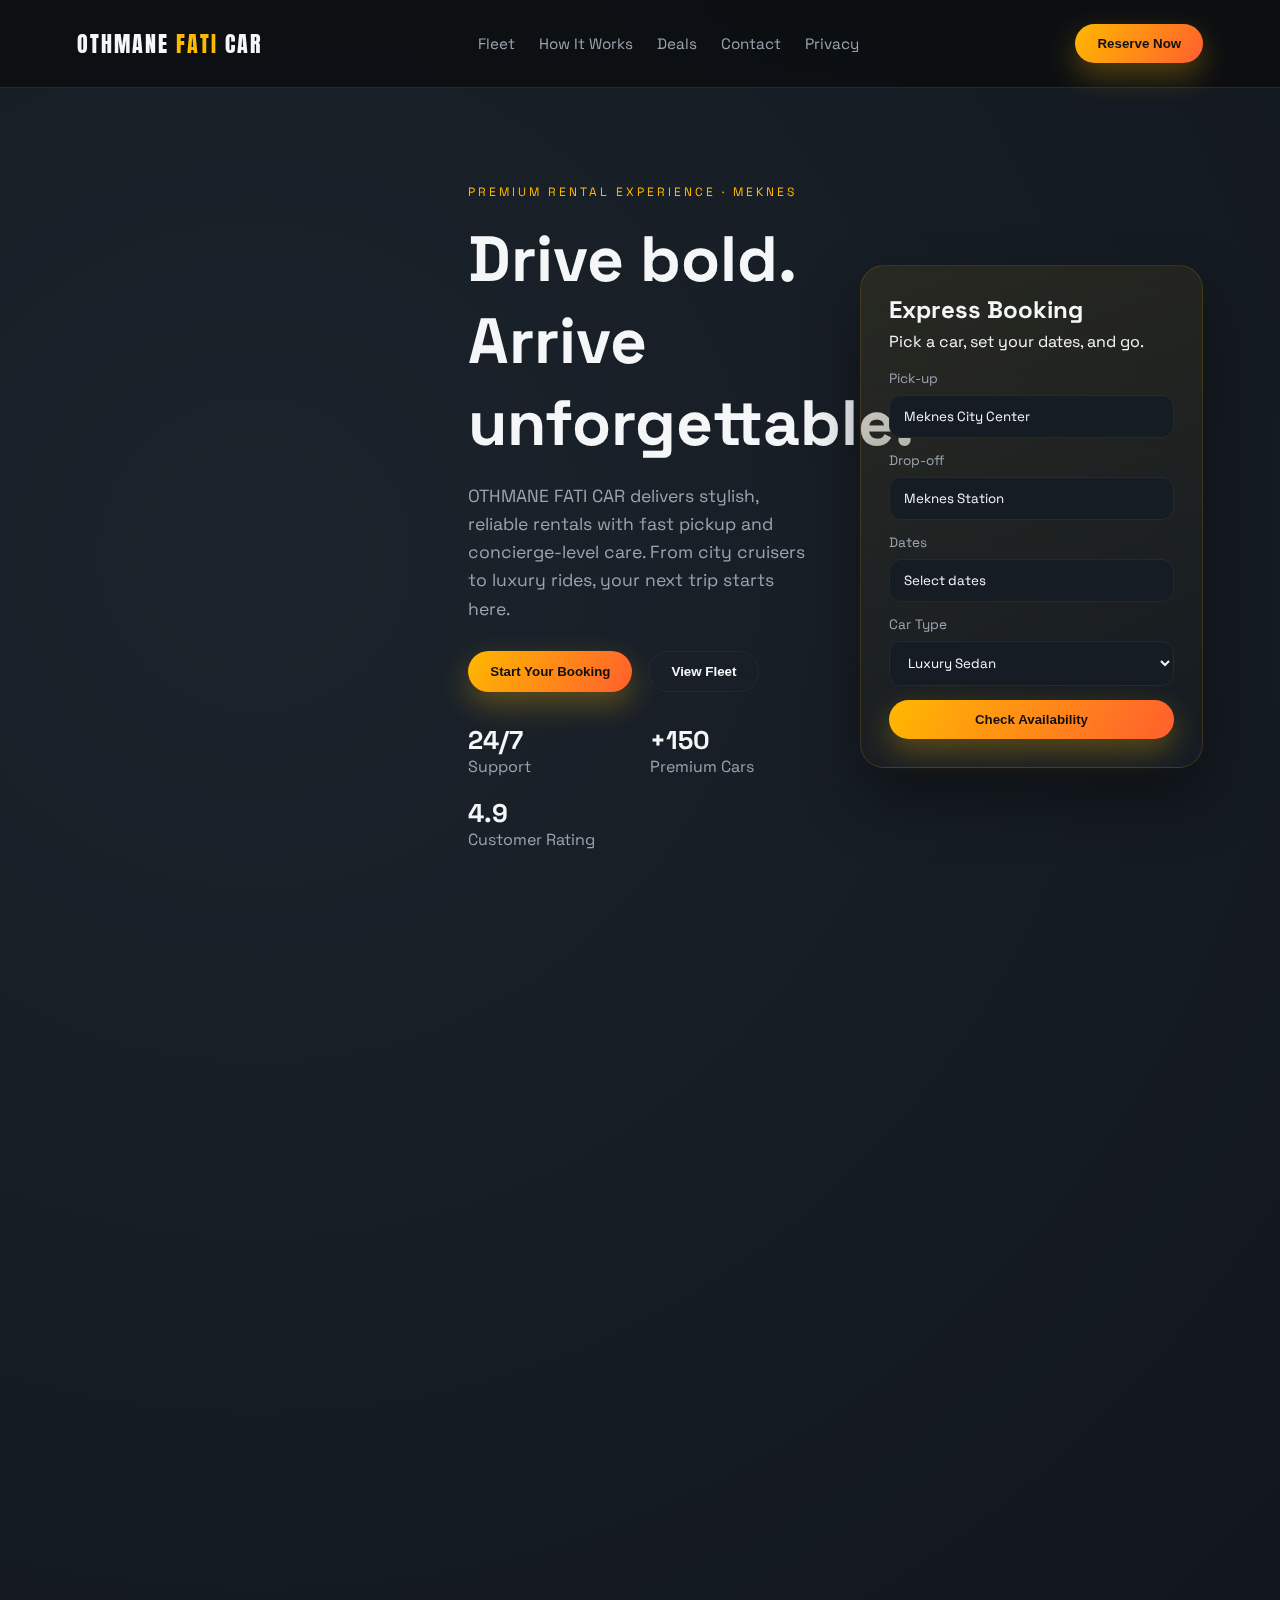
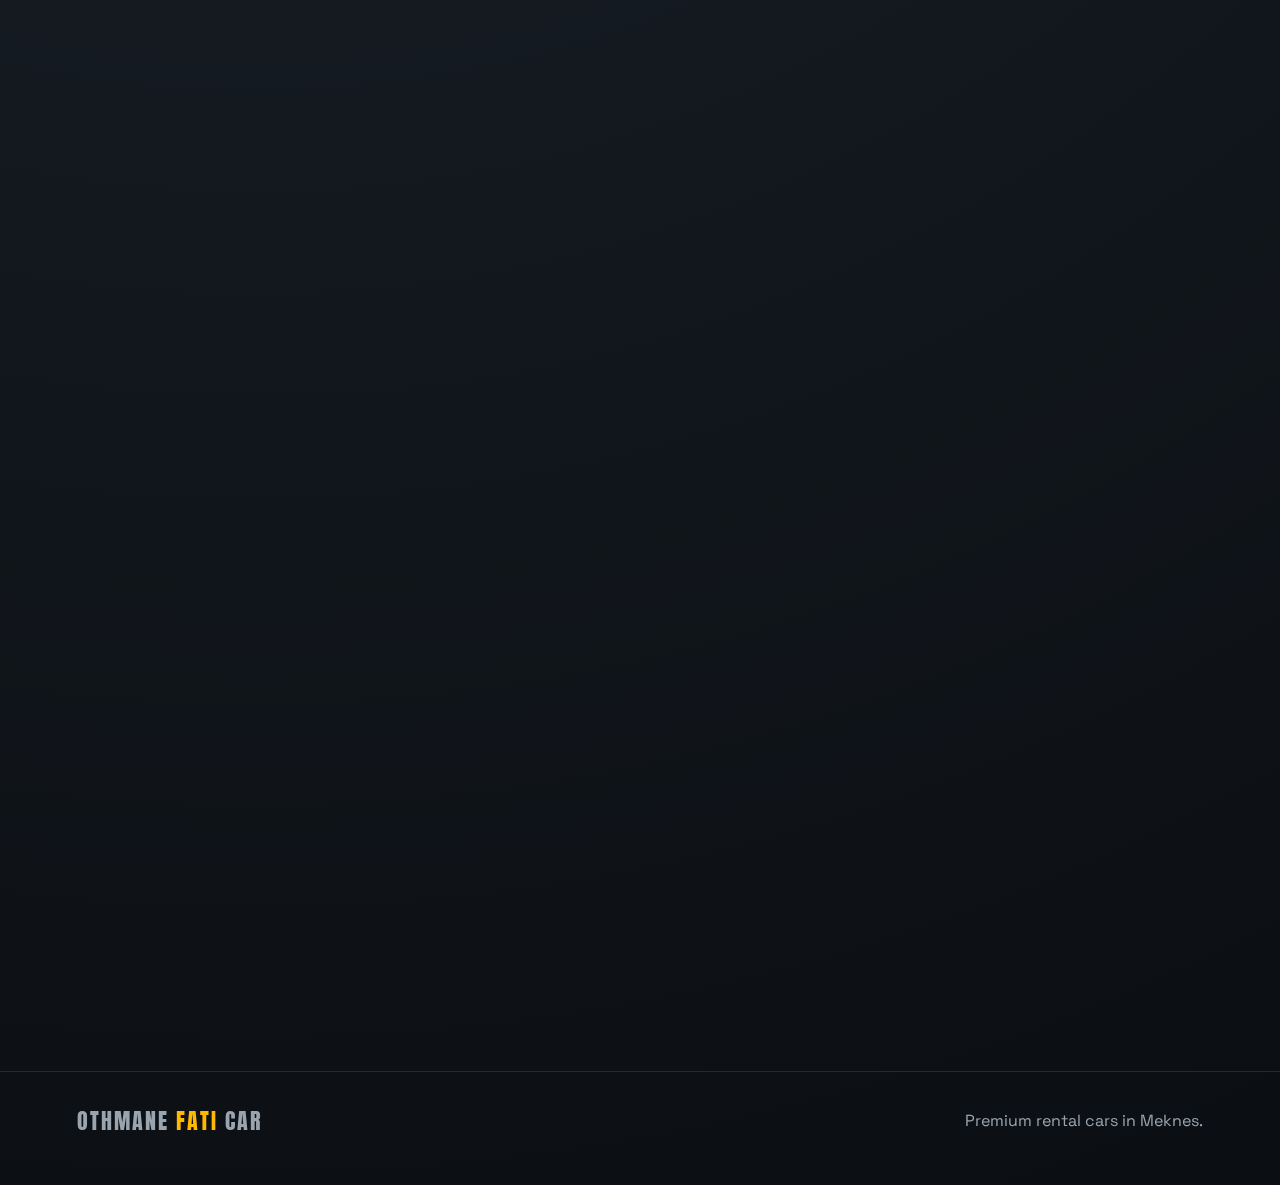
<file: index.html>
﻿<!doctype html>
<html lang="en">
<head>
  <meta charset="utf-8" />
  <meta name="viewport" content="width=device-width, initial-scale=1" />
  <title>OTHMANE FATI CAR | Rental Cars in Meknes</title>
  <link rel="icon" type="image/svg+xml" href="assets/favicon.svg" />
  <link rel="preconnect" href="https://fonts.googleapis.com" />
  <link rel="preconnect" href="https://fonts.gstatic.com" crossorigin />
  <link href="https://fonts.googleapis.com/css2?family=Anton&family=Space+Grotesk:wght@300;400;500;600;700&display=swap" rel="stylesheet" />
  <link rel="stylesheet" href="styles.css" />
</head>
<body>
  <div class="noise" aria-hidden="true"></div>
  <header class="site-header">
    <div class="logo">OTHMANE <span>FATI</span> CAR</div>
    <nav class="nav">
      <a href="#fleet">Fleet</a>
      <a href="#how">How It Works</a>
      <a href="#deals">Deals</a>
      <a href="#contact">Contact</a>
      <a href="privacy.html">Privacy</a>
    </nav>
    <button class="cta">Reserve Now</button>
  </header>

  <main>
    <section class="hero" id="top">
      <div class="hero-bg" aria-hidden="true">
        <span></span><span></span><span></span>
      </div>
      <div class="hero-content">
        <p class="tag">Premium Rental Experience · Meknes</p>
        <h1>Drive bold. Arrive unforgettable.</h1>
        <p class="lead">
          OTHMANE FATI CAR delivers stylish, reliable rentals with fast pickup and concierge-level care.
          From city cruisers to luxury rides, your next trip starts here.
        </p>
        <div class="hero-actions">
          <button class="cta">Start Your Booking</button>
          <button class="ghost">View Fleet</button>
        </div>
        <div class="hero-stats">
          <div>
            <h3>24/7</h3>
            <p>Support</p>
          </div>
          <div>
            <h3>+150</h3>
            <p>Premium Cars</p>
          </div>
          <div>
            <h3>4.9</h3>
            <p>Customer Rating</p>
          </div>
        </div>
      </div>
      <div class="hero-card">
        <div class="hero-card-top">
          <h2>Express Booking</h2>
          <p>Pick a car, set your dates, and go.</p>
        </div>
        <form class="booking">
          <label>
            Pick-up
            <input type="text" value="Meknes City Center" />
          </label>
          <label>
            Drop-off
            <input type="text" value="Meknes Station" />
          </label>
          <label>
            Dates
            <input type="text" value="Select dates" />
          </label>
          <label>
            Car Type
            <select>
              <option>Luxury Sedan</option>
              <option>City Compact</option>
              <option>Family SUV</option>
              <option>Elite Coupe</option>
            </select>
          </label>
          <button type="button" class="cta">Check Availability</button>
        </form>
      </div>
    </section>

    <section class="fleet" id="fleet">
      <div class="section-title">
        <p class="tag">Signature Fleet</p>
        <h2>Choose your perfect ride</h2>
      </div>
      <div class="fleet-grid">
        <article class="car-card">
          <div class="car-media">
            <span class="badge">Popular</span>
            <div class="car-shape"></div>
            <img class="car-image" src="assets/car-1.svg" alt="Atlas Cruiser" />
          </div>
          <div class="car-body">
            <h3>Atlas Cruiser</h3>
            <p>Automatic · 5 Seats · Hybrid</p>
            <div class="car-meta">
              <span>950 MAD / day</span>
              <button class="ghost">Reserve</button>
            </div>
          </div>
        </article>
        <article class="car-card">
          <div class="car-media">
            <span class="badge">New</span>
            <div class="car-shape"></div>
            <img class="car-image" src="assets/car-2.svg" alt="Medina Lux" />
          </div>
          <div class="car-body">
            <h3>Medina Lux</h3>
            <p>Automatic · 4 Seats · Petrol</p>
            <div class="car-meta">
              <span>780 MAD / day</span>
              <button class="ghost">Reserve</button>
            </div>
          </div>
        </article>
        <article class="car-card">
          <div class="car-media">
            <span class="badge">Elite</span>
            <div class="car-shape"></div>
            <img class="car-image" src="assets/car-3.svg" alt="Riad Elite SUV" />
          </div>
          <div class="car-body">
            <h3>Riad Elite SUV</h3>
            <p>Automatic · 7 Seats · Diesel</p>
            <div class="car-meta">
              <span>1200 MAD / day</span>
              <button class="ghost">Reserve</button>
            </div>
          </div>
        </article>
      </div>
    </section>

    <section class="steps" id="how">
      <div class="section-title">
        <p class="tag">Simple Process</p>
        <h2>How it works</h2>
      </div>
      <div class="steps-grid">
        <div class="step">
          <h3>01</h3>
          <p>Pick your ride from our premium fleet tailored for Meknes and beyond.</p>
        </div>
        <div class="step">
          <h3>02</h3>
          <p>Choose your dates and extras. We confirm instantly with transparent pricing.</p>
        </div>
        <div class="step">
          <h3>03</h3>
          <p>Meet us for a seamless pickup. Drive with confidence and style.</p>
        </div>
      </div>
    </section>

    <section class="deals" id="deals">
      <div class="deal-card">
        <div>
          <p class="tag">Limited Offer</p>
          <h2>Weekend escape from 620 MAD</h2>
          <p class="lead">Luxury comfort, full insurance, and flexible returns for Meknes adventures.</p>
          <button class="cta">Unlock Deal</button>
        </div>
        <div class="deal-art">
          <span></span><span></span>
        </div>
      </div>
    </section>

    <section class="contact" id="contact">
      <div class="contact-info">
        <p class="tag">Contact</p>
        <h2>Visit OTHMANE FATI CAR</h2>
        <p>REZ DE CHAUSSEE MAGASIN 315 immeuble ISMAILIA lotissement RIAD I</p>
        <p>Meknes 50030</p>
        <p>D-U-N-S® Number: 367350445</p>
      </div>
      <div class="contact-card">
        <h3>Need a custom ride?</h3>
        <p>Tell us your preferences and we will prepare the perfect vehicle.</p>
        <button class="ghost">Send Request</button>
      </div>
    </section>
  </main>

  <footer class="site-footer">
    <div class="logo">OTHMANE <span>FATI</span> CAR</div>
    <p>Premium rental cars in Meknes.</p>
  </footer>

  <script src="script.js"></script>
</body>
</html>
</file>
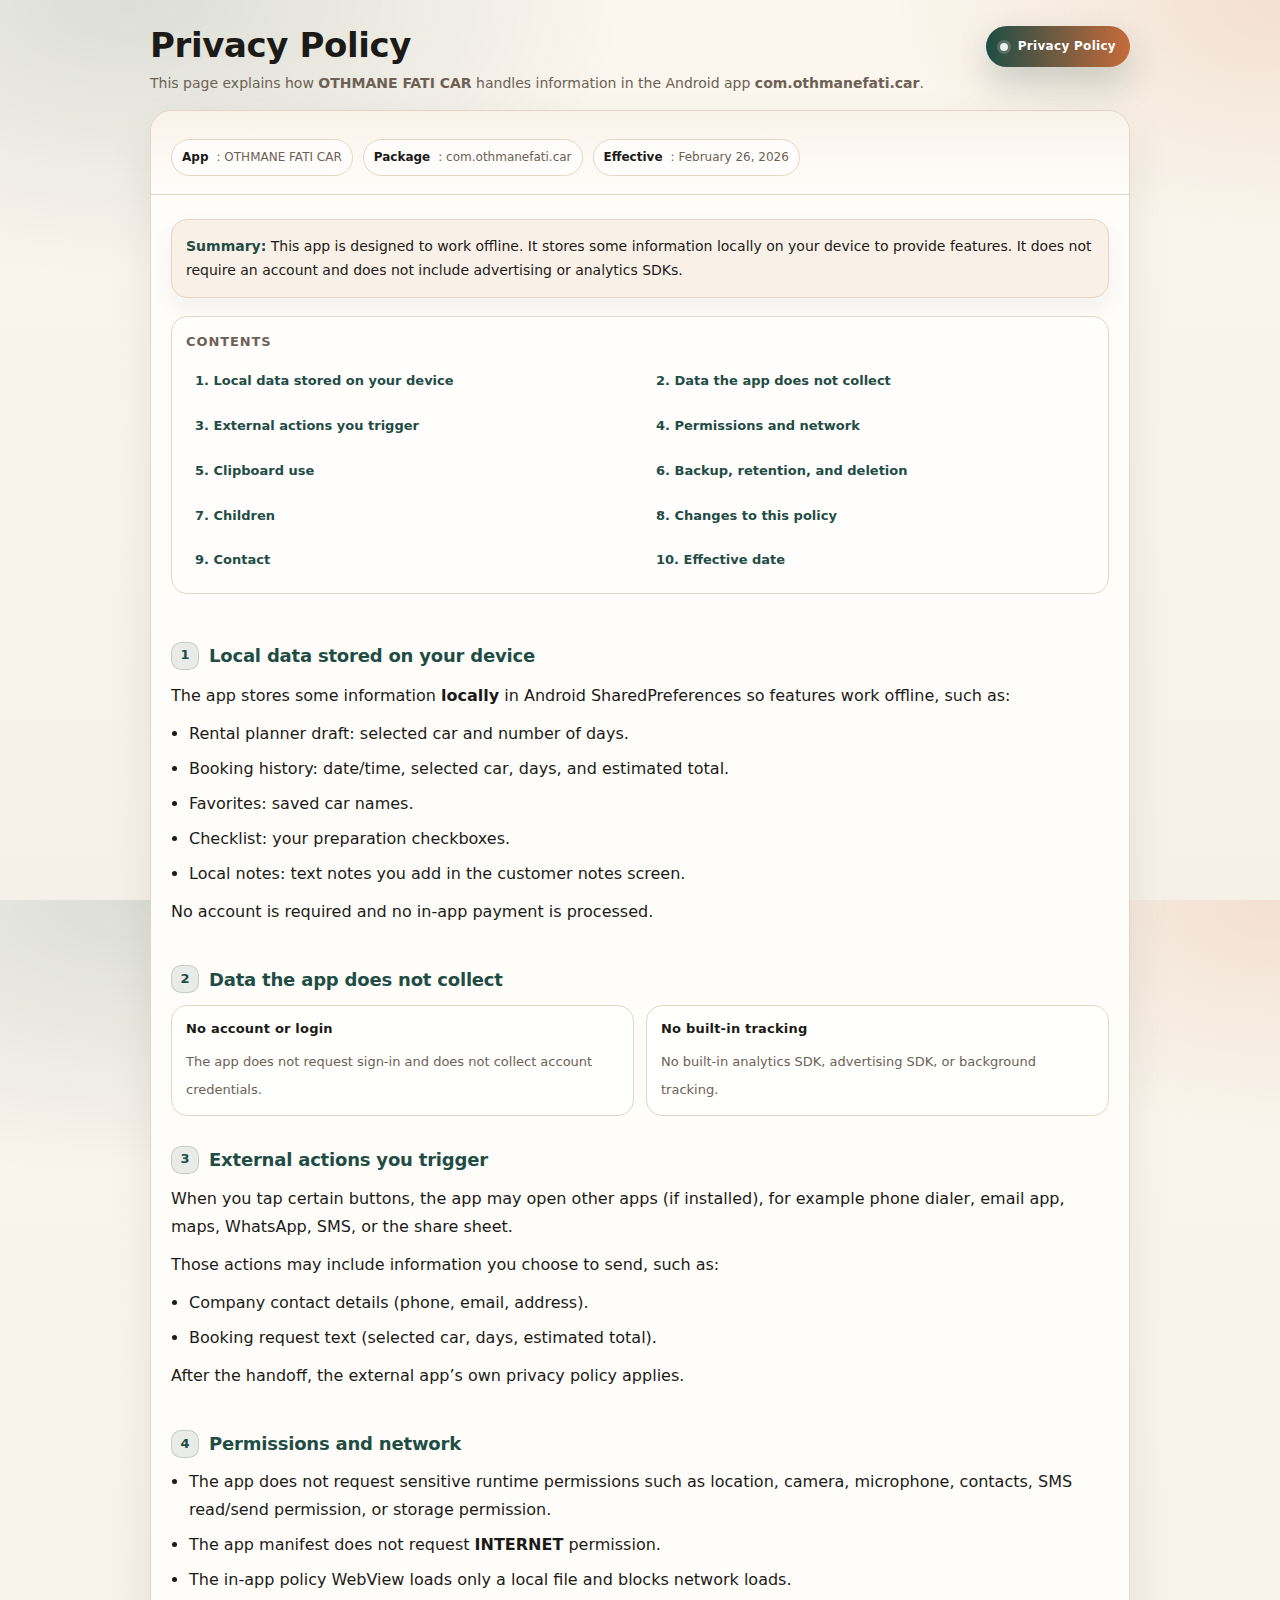
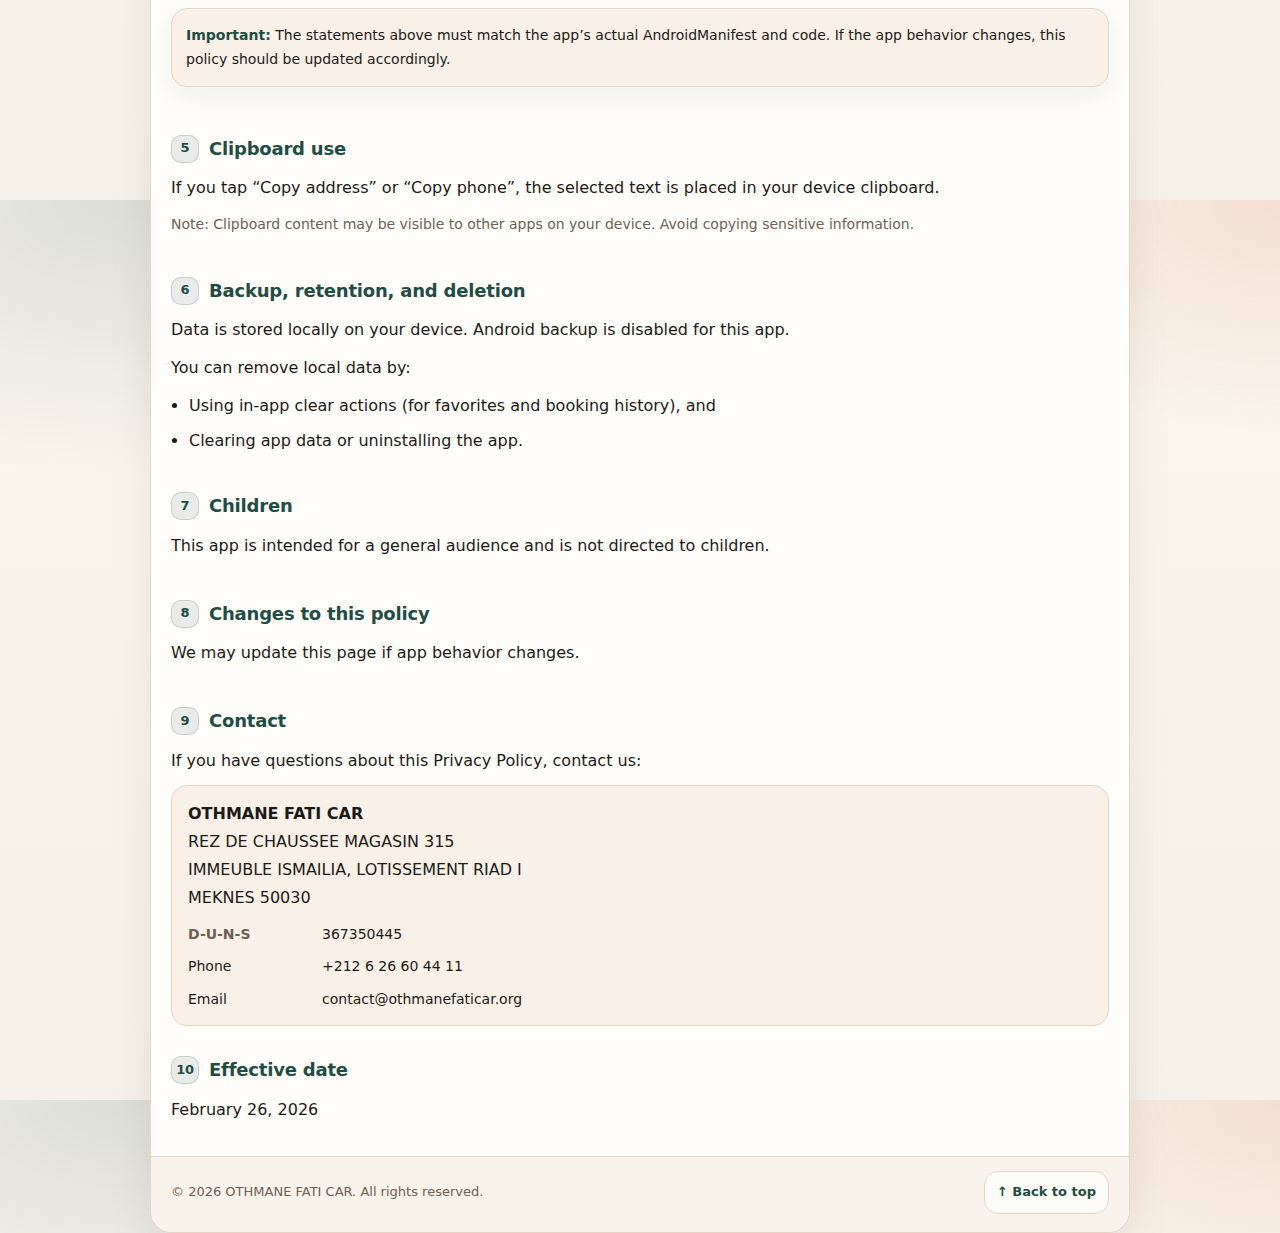
<file: privacy.html>
<!DOCTYPE html>
<html lang="en">
<head>
  <meta charset="UTF-8" />
  <meta name="viewport" content="width=device-width, initial-scale=1.0" />
  <title>Privacy Policy - OTHMANE FATI CAR</title>
  <meta name="color-scheme" content="light" />
  <style>
    :root{
      --bg: #f6f1e8;
      --ink: #1c1a17;
      --muted: #6d6155;
      --primary: #1f4d45;
      --accent: #c76a3b;
      --card: #fffdfa;
      --line: #e3d6c6;
      --soft: rgba(28, 26, 23, 0.08);
      --soft2: rgba(28, 26, 23, 0.06);
      --radius: 22px;
    }

    *{ box-sizing: border-box; }
    html, body{ height: 100%; }

    body{
      margin: 0;
      font-family: ui-sans-serif, system-ui, -apple-system, "Segoe UI", Roboto, Arial, sans-serif;
      background:
        radial-gradient(900px 500px at 10% 0%, rgba(31,77,69,.14), transparent 55%),
        radial-gradient(700px 420px at 100% 0%, rgba(199,106,59,.16), transparent 55%),
        linear-gradient(180deg, #fbf6ee, var(--bg));
      color: var(--ink);
      line-height: 1.75;
      padding: 26px 16px 40px;
    }

    .wrap{
      max-width: 980px;
      margin: 0 auto;
    }

    .hero{
      display: flex;
      align-items: flex-start;
      justify-content: space-between;
      gap: 16px;
      margin-bottom: 14px;
    }

    .badge{
      display: inline-flex;
      align-items: center;
      gap: 10px;
      padding: 10px 14px;
      border-radius: 999px;
      background: linear-gradient(90deg, rgba(31,77,69,1), rgba(199,106,59,1));
      color: #fff;
      font-weight: 700;
      letter-spacing: .3px;
      font-size: 12px;
      box-shadow: 0 16px 34px rgba(31,77,69,.22);
      user-select: none;
      white-space: nowrap;
    }
    .badge .dot{
      width: 8px; height: 8px; border-radius: 50%;
      background: rgba(255,255,255,.9);
      box-shadow: 0 0 0 3px rgba(255,255,255,.18);
    }

    .topmeta{
      display: grid;
      gap: 6px;
    }

    h1{
      margin: 0;
      font-size: clamp(26px, 3vw, 34px);
      letter-spacing: -.4px;
      line-height: 1.15;
    }

    .subtitle{
      color: var(--muted);
      font-size: 14px;
      margin: 0;
    }

    .card{
      background: var(--card);
      border: 1px solid var(--line);
      border-radius: var(--radius);
      box-shadow: 0 18px 46px var(--soft);
      overflow: hidden;
    }

    .cardHeader{
      padding: 18px 20px;
      border-bottom: 1px solid var(--line);
      background:
        linear-gradient(180deg, rgba(249,241,231,.9), rgba(255,253,250,1));
    }

    .pillRow{
      display: flex;
      flex-wrap: wrap;
      gap: 10px;
      margin-top: 10px;
    }

    .pill{
      display: inline-flex;
      align-items: center;
      gap: 8px;
      padding: 7px 10px;
      border-radius: 999px;
      border: 1px solid var(--line);
      background: rgba(255,255,255,.7);
      font-size: 12px;
      color: var(--muted);
    }
    .pill strong{ color: var(--ink); font-weight: 700; }

    .content{
      padding: 10px 20px 22px;
    }

    .notice{
      margin: 14px 0 18px;
      padding: 14px 14px;
      border-radius: 16px;
      border: 1px solid var(--line);
      background: #f9f1e7;
      box-shadow: 0 10px 24px var(--soft2);
      color: var(--ink);
      font-size: 14px;
    }
    .notice b{ color: var(--primary); }

    .toc{
      margin: 16px 0 18px;
      padding: 14px 14px;
      border-radius: 16px;
      border: 1px solid var(--line);
      background: rgba(255,255,255,.65);
    }
    .tocTitle{
      margin: 0 0 10px;
      font-size: 13px;
      color: var(--muted);
      text-transform: uppercase;
      letter-spacing: .9px;
      font-weight: 800;
    }
    .tocGrid{
      display: grid;
      grid-template-columns: repeat(2, minmax(0, 1fr));
      gap: 8px 14px;
    }
    .toc a{
      text-decoration: none;
      color: var(--primary);
      font-weight: 650;
      font-size: 13px;
      padding: 6px 8px;
      border-radius: 12px;
      border: 1px solid transparent;
    }
    .toc a:hover{
      border-color: var(--line);
      background: rgba(249,241,231,.7);
    }
    @media (max-width: 700px){
      .hero{ flex-direction: column; }
      .tocGrid{ grid-template-columns: 1fr; }
    }

    section{
      padding: 10px 0 0;
      scroll-margin-top: 18px;
    }

    h2{
      margin: 18px 0 8px;
      color: var(--primary);
      font-size: 18px;
      letter-spacing: -.2px;
      display: flex;
      align-items: center;
      gap: 10px;
    }

    .num{
      width: 28px;
      height: 28px;
      display: inline-grid;
      place-items: center;
      border-radius: 10px;
      background: rgba(31,77,69,.10);
      border: 1px solid rgba(31,77,69,.18);
      color: var(--primary);
      font-weight: 800;
      font-size: 13px;
      flex: 0 0 auto;
    }

    p{ margin: 10px 0; }

    ul{
      margin: 8px 0 0;
      padding-left: 18px;
    }
    li{ margin: 7px 0; }

    .grid2{
      display: grid;
      grid-template-columns: repeat(2, minmax(0, 1fr));
      gap: 12px;
      margin-top: 10px;
    }
    @media (max-width: 800px){
      .grid2{ grid-template-columns: 1fr; }
    }

    .box{
      border: 1px solid var(--line);
      border-radius: 16px;
      padding: 12px 14px;
      background: rgba(255,255,255,.75);
    }
    .boxTitle{
      margin: 0 0 6px;
      font-weight: 800;
      color: var(--ink);
      font-size: 13px;
      letter-spacing: .2px;
    }
    .box small{ color: var(--muted); font-size: 13px; }

    .details{
      margin-top: 10px;
      background: #f9f1e7;
      border: 1px solid var(--line);
      border-radius: 16px;
      padding: 14px 16px;
    }

    .details .row{
      display: grid;
      grid-template-columns: 120px 1fr;
      gap: 8px 14px;
      margin-top: 10px;
      font-size: 14px;
    }
    .details .row div:first-child{
      color: var(--muted);
      font-weight: 700;
    }
    @media (max-width: 520px){
      .details .row{ grid-template-columns: 1fr; }
    }

    .footer{
      padding: 14px 20px 18px;
      border-top: 1px solid var(--line);
      background: rgba(249,241,231,.85);
      display: flex;
      flex-wrap: wrap;
      gap: 10px 14px;
      align-items: center;
      justify-content: space-between;
    }

    .footer small{
      color: var(--muted);
      font-size: 13px;
    }

    .backTop{
      display: inline-flex;
      align-items: center;
      gap: 8px;
      text-decoration: none;
      color: var(--primary);
      font-weight: 750;
      font-size: 13px;
      padding: 9px 12px;
      border-radius: 14px;
      border: 1px solid var(--line);
      background: rgba(255,255,255,.7);
    }
    .backTop:hover{ background: rgba(255,255,255,.95); }
  </style>
</head>

<body>
  <div class="wrap" id="top">
    <div class="hero">
      <div class="topmeta">
        <h1>Privacy Policy</h1>
        <p class="subtitle">
          This page explains how <strong>OTHMANE FATI CAR</strong> handles information in the Android app
          <strong>com.othmanefati.car</strong>.
        </p>
      </div>
      <div class="badge" aria-label="Privacy Policy badge">
        <span class="dot" aria-hidden="true"></span>
        Privacy Policy
      </div>
    </div>

    <div class="card">
      <div class="cardHeader">
        <div class="pillRow">
          <div class="pill"><strong>App</strong>: OTHMANE FATI CAR</div>
          <div class="pill"><strong>Package</strong>: com.othmanefati.car</div>
          <div class="pill"><strong>Effective</strong>: February 26, 2026</div>
        </div>
      </div>

      <div class="content">
        <div class="notice">
          <b>Summary:</b> This app is designed to work offline. It stores some information locally on your device to provide features.
          It does not require an account and does not include advertising or analytics SDKs.
        </div>

        <nav class="toc" aria-label="Table of contents">
          <p class="tocTitle">Contents</p>
          <div class="tocGrid">
            <a href="#s1">1. Local data stored on your device</a>
            <a href="#s2">2. Data the app does not collect</a>
            <a href="#s3">3. External actions you trigger</a>
            <a href="#s4">4. Permissions and network</a>
            <a href="#s5">5. Clipboard use</a>
            <a href="#s6">6. Backup, retention, and deletion</a>
            <a href="#s7">7. Children</a>
            <a href="#s8">8. Changes to this policy</a>
            <a href="#s9">9. Contact</a>
            <a href="#s10">10. Effective date</a>
          </div>
        </nav>

        <section id="s1">
          <h2><span class="num">1</span>Local data stored on your device</h2>
          <p>The app stores some information <strong>locally</strong> in Android SharedPreferences so features work offline, such as:</p>
          <ul>
            <li>Rental planner draft: selected car and number of days.</li>
            <li>Booking history: date/time, selected car, days, and estimated total.</li>
            <li>Favorites: saved car names.</li>
            <li>Checklist: your preparation checkboxes.</li>
            <li>Local notes: text notes you add in the customer notes screen.</li>
          </ul>
          <p>No account is required and no in-app payment is processed.</p>
        </section>

        <section id="s2">
          <h2><span class="num">2</span>Data the app does not collect</h2>
          <div class="grid2">
            <div class="box">
              <p class="boxTitle">No account or login</p>
              <small>The app does not request sign-in and does not collect account credentials.</small>
            </div>
            <div class="box">
              <p class="boxTitle">No built-in tracking</p>
              <small>No built-in analytics SDK, advertising SDK, or background tracking.</small>
            </div>
          </div>
        </section>

        <section id="s3">
          <h2><span class="num">3</span>External actions you trigger</h2>
          <p>
            When you tap certain buttons, the app may open other apps (if installed), for example phone dialer, email app,
            maps, WhatsApp, SMS, or the share sheet.
          </p>
          <p>Those actions may include information you choose to send, such as:</p>
          <ul>
            <li>Company contact details (phone, email, address).</li>
            <li>Booking request text (selected car, days, estimated total).</li>
          </ul>
          <p>After the handoff, the external app’s own privacy policy applies.</p>
        </section>

        <section id="s4">
          <h2><span class="num">4</span>Permissions and network</h2>
          <ul>
            <li>
              The app does not request sensitive runtime permissions such as location, camera, microphone, contacts,
              SMS read/send permission, or storage permission.
            </li>
            <li>The app manifest does not request <strong>INTERNET</strong> permission.</li>
            <li>The in-app policy WebView loads only a local file and blocks network loads.</li>
          </ul>
          <div class="notice" style="margin-top:14px;">
            <b>Important:</b> The statements above must match the app’s actual AndroidManifest and code. If the app behavior changes,
            this policy should be updated accordingly.
          </div>
        </section>

        <section id="s5">
          <h2><span class="num">5</span>Clipboard use</h2>
          <p>If you tap “Copy address” or “Copy phone”, the selected text is placed in your device clipboard.</p>
          <p style="color:var(--muted); font-size: 14px;">
            Note: Clipboard content may be visible to other apps on your device. Avoid copying sensitive information.
          </p>
        </section>

        <section id="s6">
          <h2><span class="num">6</span>Backup, retention, and deletion</h2>
          <p>Data is stored locally on your device. Android backup is disabled for this app.</p>
          <p>You can remove local data by:</p>
          <ul>
            <li>Using in-app clear actions (for favorites and booking history), and</li>
            <li>Clearing app data or uninstalling the app.</li>
          </ul>
        </section>

        <section id="s7">
          <h2><span class="num">7</span>Children</h2>
          <p>This app is intended for a general audience and is not directed to children.</p>
        </section>

        <section id="s8">
          <h2><span class="num">8</span>Changes to this policy</h2>
          <p>We may update this page if app behavior changes.</p>
        </section>

        <section id="s9">
          <h2><span class="num">9</span>Contact</h2>
          <p>If you have questions about this Privacy Policy, contact us:</p>

          <div class="details">
            <strong>OTHMANE FATI CAR</strong><br />
            REZ DE CHAUSSEE MAGASIN 315<br />
            IMMEUBLE ISMAILIA, LOTISSEMENT RIAD I<br />
            MEKNES 50030

            <div class="row">
              <div>D-U-N-S</div>
              <div>367350445</div>

              <div>Phone</div>
              <div>+212 6 26 60 44 11</div>

              <div>Email</div>
              <div>contact@othmanefaticar.org</div>
            </div>
          </div>
        </section>

        <section id="s10">
          <h2><span class="num">10</span>Effective date</h2>
          <p>February 26, 2026</p>
        </section>
      </div>

      <div class="footer">
        <small>© <span id="year"></span> OTHMANE FATI CAR. All rights reserved.</small>
        <a class="backTop" href="#top" aria-label="Back to top">↑ Back to top</a>
      </div>
    </div>
  </div>

  <script>
    // Tiny helper: keeps the footer year current without changing policy content.
    document.getElementById("year").textContent = new Date().getFullYear();
  </script>
</body>
</html>
</file>
<file: styles.css>
﻿:root {
  --bg: #0b0e12;
  --bg-soft: #121720;
  --accent: #ffb800;
  --accent-2: #ff5f2e;
  --accent-3: #4be3ff;
  --text: #f5f6f7;
  --muted: #9aa4af;
  --card: #151c23;
  --stroke: #222b33;
  --glow: rgba(255, 184, 0, 0.4);
  --glow-2: rgba(75, 227, 255, 0.35);
}

* {
  box-sizing: border-box;
  margin: 0;
  padding: 0;
}

body {
  font-family: "Space Grotesk", sans-serif;
  background:
    radial-gradient(circle at 20% 20%, #1b232c, var(--bg)),
    radial-gradient(circle at 80% 10%, rgba(75, 227, 255, 0.12), transparent 45%),
    radial-gradient(circle at 10% 80%, rgba(255, 95, 46, 0.12), transparent 45%);
  color: var(--text);
  min-height: 100vh;
  overflow-x: hidden;
}

.noise {
  position: fixed;
  inset: 0;
  background-image: url("data:image/svg+xml,%3Csvg xmlns='http://www.w3.org/2000/svg' width='300' height='300' viewBox='0 0 300 300'%3E%3Cfilter id='n'%3E%3CfeTurbulence type='fractalNoise' baseFrequency='0.8' numOctaves='2'/%3E%3C/filter%3E%3Crect width='300' height='300' filter='url(%23n)' opacity='0.1'/%3E%3C/svg%3E");
  opacity: 0.15;
  pointer-events: none;
  mix-blend-mode: soft-light;
  z-index: 0;
}

.site-header {
  position: sticky;
  top: 0;
  z-index: 10;
  display: flex;
  align-items: center;
  justify-content: space-between;
  padding: 24px 6vw;
  background: rgba(8, 10, 12, 0.7);
  backdrop-filter: blur(12px);
  border-bottom: 1px solid var(--stroke);
  animation: headerIn 0.9s ease;
}

.logo {
  font-family: "Anton", sans-serif;
  letter-spacing: 2px;
  font-size: 1.4rem;
}

.logo span {
  color: var(--accent);
}

.nav {
  display: flex;
  gap: 24px;
  font-size: 0.95rem;
}

.nav a {
  text-decoration: none;
  color: var(--muted);
  position: relative;
  transition: color 0.3s ease;
}

.nav a::after {
  content: "";
  position: absolute;
  left: 0;
  bottom: -6px;
  width: 0;
  height: 2px;
  background: var(--accent);
  transition: width 0.3s ease;
}

.nav a:hover {
  color: var(--text);
}

.nav a:hover::after {
  width: 100%;
}

.cta,
.ghost {
  border: none;
  padding: 12px 22px;
  border-radius: 999px;
  font-weight: 600;
  cursor: pointer;
  transition: transform 0.3s ease, box-shadow 0.3s ease;
}

.cta {
  background: linear-gradient(120deg, var(--accent), var(--accent-2));
  color: #111;
  box-shadow: 0 12px 30px rgba(255, 184, 0, 0.3);
  position: relative;
  overflow: hidden;
}

.cta:hover {
  transform: translateY(-2px) scale(1.02);
  box-shadow: 0 16px 40px rgba(255, 184, 0, 0.4);
}

.cta::after {
  content: "";
  position: absolute;
  top: 0;
  left: -120%;
  width: 120%;
  height: 100%;
  background: linear-gradient(90deg, transparent, rgba(255, 255, 255, 0.35), transparent);
  transition: left 0.6s ease;
}

.cta:hover::after {
  left: 120%;
}

.ghost {
  background: transparent;
  border: 1px solid var(--stroke);
  color: var(--text);
}

.ghost:hover {
  border-color: var(--accent-3);
  box-shadow: 0 12px 30px rgba(75, 227, 255, 0.2);
  transform: translateY(-2px);
}

.hero {
  position: relative;
  display: grid;
  grid-template-columns: repeat(auto-fit, minmax(280px, 1fr));
  gap: 48px;
  padding: 96px 6vw 80px;
  align-items: center;
}

.hero-bg span {
  position: absolute;
  border-radius: 50%;
}

.hero-bg span::before {
  content: \"\";
  position: absolute;
  inset: 0;
  border-radius: 50%;
  filter: blur(0px);
  animation: float 12s ease-in-out infinite;
}

.hero-bg span:nth-child(1) {
  width: 240px;
  height: 240px;
  top: -60px;
  left: -40px;
}

.hero-bg span:nth-child(1)::before {
  background: rgba(255, 184, 0, 0.15);
}

.hero-bg span:nth-child(2) {
  width: 320px;
  height: 320px;
  bottom: -80px;
  left: 20%;
}

.hero-bg span:nth-child(2)::before {
  background: rgba(255, 107, 53, 0.2);
  animation-delay: -4s;
}

.hero-bg span:nth-child(3) {
  width: 280px;
  height: 280px;
  top: 20%;
  right: -80px;
}

.hero-bg span:nth-child(3)::before {
  background: rgba(255, 255, 255, 0.05);
  animation-delay: -8s;
}

@keyframes float {
  0%, 100% { transform: translateY(0px) translateX(0px); }
  50% { transform: translateY(30px) translateX(20px); }
}

.hero-content {
  position: relative;
  z-index: 1;
}

.tag {
  text-transform: uppercase;
  font-size: 0.75rem;
  letter-spacing: 3px;
  color: var(--accent);
  margin-bottom: 18px;
}

.hero h1 {
  font-size: clamp(2.5rem, 5vw, 4.4rem);
  margin-bottom: 18px;
  animation: titleGlow 4s ease-in-out infinite;
}

.lead {
  color: var(--muted);
  font-size: 1.1rem;
  line-height: 1.6;
  margin-bottom: 28px;
}

.hero-actions {
  display: flex;
  gap: 16px;
  flex-wrap: wrap;
  margin-bottom: 32px;
}

.hero-stats {
  display: grid;
  grid-template-columns: repeat(auto-fit, minmax(120px, 1fr));
  gap: 20px;
}

.hero-stats h3 {
  font-size: 1.6rem;
}

.hero-stats p {
  color: var(--muted);
}

.hero-card {
  position: relative;
  z-index: 1;
  background: linear-gradient(160deg, rgba(255, 184, 0, 0.08), rgba(21, 28, 35, 0.9));
  border: 1px solid rgba(255, 184, 0, 0.15);
  padding: 28px;
  border-radius: 24px;
  box-shadow: 0 30px 60px rgba(0, 0, 0, 0.4);
  transform: translateY(0);
  animation: lift 6s ease-in-out infinite;
}

@keyframes lift {
  0%, 100% { transform: translateY(0); }
  50% { transform: translateY(-10px); }
}

.hero-card-top h2 {
  margin-bottom: 6px;
}

.booking {
  display: grid;
  gap: 14px;
  margin-top: 18px;
}

.booking label {
  display: grid;
  gap: 8px;
  font-size: 0.85rem;
  color: var(--muted);
}

.booking input,
.booking select {
  background: var(--card);
  border: 1px solid var(--stroke);
  border-radius: 12px;
  padding: 12px 14px;
  color: var(--text);
  font-family: inherit;
}

section {
  padding: 72px 6vw;
}

.section-title {
  margin-bottom: 40px;
}

.section-title h2 {
  font-size: clamp(2rem, 4vw, 3rem);
  position: relative;
  display: inline-block;
}

.section-title h2::after {
  content: "";
  position: absolute;
  left: 0;
  bottom: -10px;
  width: 60%;
  height: 3px;
  background: linear-gradient(90deg, var(--accent), var(--accent-3));
  box-shadow: 0 0 20px var(--glow-2);
  transform-origin: left;
  animation: lineSweep 3s ease-in-out infinite;
}

.fleet-grid {
  display: grid;
  grid-template-columns: repeat(auto-fit, minmax(240px, 1fr));
  gap: 24px;
  align-items: start;
}

.car-card {
  background: var(--card);
  border: 1px solid var(--stroke);
  border-radius: 20px;
  overflow: hidden;
  transition: transform 0.3s ease, box-shadow 0.3s ease;
  position: relative;
  align-self: start;
}

.car-card::before {
  content: "";
  position: absolute;
  inset: 0;
  background: radial-gradient(circle at 10% 10%, rgba(255, 255, 255, 0.08), transparent 40%);
  opacity: 0;
  transition: opacity 0.4s ease;
}

.car-card:hover {
  transform: translateY(-8px);
  box-shadow: 0 20px 40px rgba(0,0,0,0.35);
}

.car-card:hover::before {
  opacity: 1;
}

.car-media {
  height: 180px;
  position: relative;
  background: linear-gradient(130deg, rgba(255, 184, 0, 0.2), rgba(255, 107, 53, 0.1));
  overflow: hidden;
}

.car-image {
  position: absolute;
  left: 50%;
  top: 50%;
  width: 78%;
  max-height: 120px;
  transform: translate(-50%, -50%);
  filter: drop-shadow(0 20px 30px rgba(0, 0, 0, 0.35));
  animation: carFloat 6s ease-in-out infinite;
  z-index: 2;
}

@keyframes carFloat {
  0%, 100% { transform: translate(-50%, -50%) translateY(0); }
  50% { transform: translate(-50%, -50%) translateY(-8px); }
}

.badge {
  position: absolute;
  top: 16px;
  left: 16px;
  z-index: 3;
  background: rgba(255, 184, 0, 0.2);
  border: 1px solid rgba(255, 184, 0, 0.5);
  color: var(--accent);
  padding: 4px 10px;
  border-radius: 999px;
  font-size: 0.75rem;
}

.car-shape {
  width: 120%;
  height: 120%;
  position: absolute;
  bottom: -40px;
  left: -10%;
  z-index: 1;
  border-radius: 50%;
  border: 1px dashed rgba(255, 255, 255, 0.2);
  animation: spin 16s linear infinite;
}

@keyframes spin {
  from { transform: rotate(0deg); }
  to { transform: rotate(360deg); }
}

.car-body {
  padding: 22px;
  display: grid;
  gap: 14px;
  position: relative;
  z-index: 2;
}

.car-meta {
  display: flex;
  align-items: center;
  justify-content: space-between;
}

.steps {
  background: var(--bg-soft);
  border-top: 1px solid var(--stroke);
  border-bottom: 1px solid var(--stroke);
}

.steps-grid {
  display: grid;
  grid-template-columns: repeat(auto-fit, minmax(220px, 1fr));
  gap: 24px;
}

.step {
  background: var(--card);
  padding: 24px;
  border-radius: 16px;
  border: 1px solid var(--stroke);
}

.step h3 {
  font-size: 2rem;
  color: var(--accent);
  margin-bottom: 12px;
}

.deals {
  padding-top: 40px;
}

.deal-card {
  background: linear-gradient(130deg, rgba(255, 107, 53, 0.15), rgba(12, 15, 18, 0.9));
  border-radius: 26px;
  padding: 40px;
  display: grid;
  grid-template-columns: repeat(auto-fit, minmax(260px, 1fr));
  gap: 32px;
  align-items: center;
  border: 1px solid rgba(255, 107, 53, 0.4);
  box-shadow: 0 20px 60px rgba(255, 95, 46, 0.12);
}

.deal-art {
  position: relative;
  min-height: 200px;
}

.deal-art span {
  position: absolute;
  width: 140px;
  height: 140px;
  border-radius: 16px;
  border: 1px solid rgba(255, 184, 0, 0.4);
  transform: rotate(25deg);
  animation: wiggle 6s ease-in-out infinite;
}

.deal-art span:nth-child(2) {
  top: 40px;
  left: 60px;
  border-color: rgba(255, 107, 53, 0.5);
  animation-delay: -3s;
}

@keyframes wiggle {
  0%, 100% { transform: rotate(20deg) translateY(0); }
  50% { transform: rotate(12deg) translateY(-12px); }
}

.contact {
  display: grid;
  grid-template-columns: repeat(auto-fit, minmax(260px, 1fr));
  gap: 32px;
  align-items: center;
}

.contact-card {
  background: var(--card);
  padding: 26px;
  border-radius: 20px;
  border: 1px solid var(--stroke);
}

.site-footer {
  padding: 32px 6vw 48px;
  border-top: 1px solid var(--stroke);
  display: flex;
  justify-content: space-between;
  align-items: center;
  flex-wrap: wrap;
  gap: 12px;
  color: var(--muted);
}

.reveal {
  opacity: 0;
  transform: translateY(40px);
  transition: opacity 0.8s ease, transform 0.8s ease;
}

.reveal.visible {
  opacity: 1;
  transform: translateY(0);
}

@keyframes headerIn {
  from { opacity: 0; transform: translateY(-10px); }
  to { opacity: 1; transform: translateY(0); }
}

@keyframes titleGlow {
  0%, 100% { text-shadow: 0 0 0 rgba(255, 184, 0, 0); }
  50% { text-shadow: 0 12px 40px rgba(255, 184, 0, 0.25); }
}

@keyframes lineSweep {
  0%, 100% { transform: scaleX(0.6); opacity: 0.7; }
  50% { transform: scaleX(1); opacity: 1; }
}

@media (prefers-reduced-motion: reduce) {
  * { animation: none !important; transition: none !important; }
}

@media (max-width: 880px) {
  .nav { display: none; }
  .hero { padding-top: 64px; }
}

@media (max-width: 600px) {
  .site-header { flex-wrap: wrap; gap: 12px; }
  .hero-stats { grid-template-columns: repeat(2, 1fr); }
}
</file>
